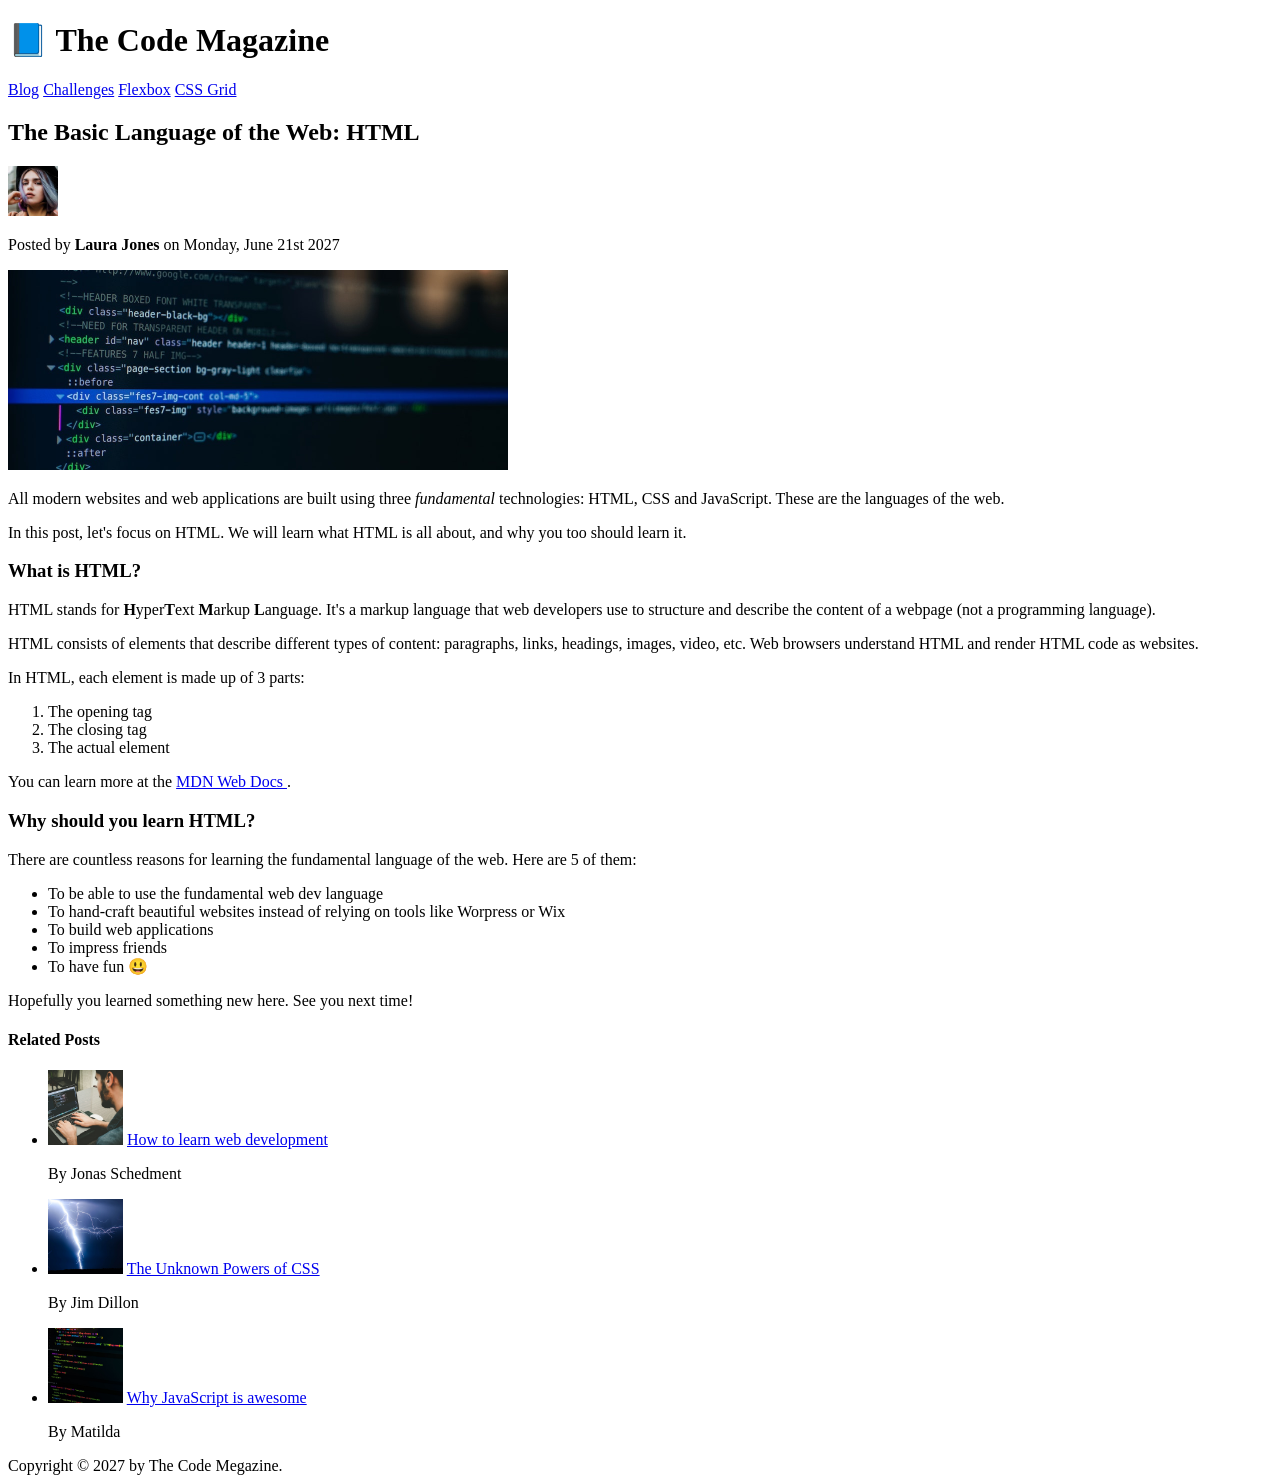
<file: 02-HTML-Fundamentals/index.html>
<!DOCTYPE html>
<html>
  <head lang="en">
    <meta charset="utf-8" />
    <title>The Basic Language of the web: HTML</title>
  </head>
  <body>
    <header>
      <h1>📘 The Code Magazine</h1>

      <nav>
        <a href="blog.html">Blog</a>
        <a href="#">Challenges</a>
        <a href="#">Flexbox</a>
        <a href="#">CSS Grid</a>
      </nav>
    </header>

    <article>
      <header>
        <h2>The Basic Language of the Web: HTML</h2>

        <img
          src="img/laura-jones.jpg"
          alt="Headshot of Laura Jones"
          width="50"
          height="50"
        />
        <p>Posted by <strong>Laura Jones</strong> on Monday, June 21st 2027</p>
        <img
          src="img/post-img.jpg"
          alt="HTML code on a screen"
          width="500"
          height="200"
        />
      </header>
      <p>
        All modern websites and web applications are built using three
        <em>fundamental</em>
        technologies: HTML, CSS and JavaScript. These are the languages of the
        web.
      </p>
      <p>
        In this post, let's focus on HTML. We will learn what HTML is all about,
        and why you too should learn it.
      </p>

      <h3>What is HTML?</h3>
      <p>
        HTML stands for <strong>H</strong>yper<strong>T</strong>ext
        <strong>M</strong>arkup <strong>L</strong>anguage. It's a markup
        language that web developers use to structure and describe the content
        of a webpage (not a programming language).
      </p>
      <p>
        HTML consists of elements that describe different types of content:
        paragraphs, links, headings, images, video, etc. Web browsers understand
        HTML and render HTML code as websites.
      </p>
      <p>In HTML, each element is made up of 3 parts:</p>

      <ol>
        <li>The opening tag</li>
        <li>The closing tag</li>
        <li>The actual element</li>
      </ol>
      <p>
        You can learn more at the
        <a
          href="https://developer.mozilla.org/en-US/docs/Web/HTML"
          target="_blank"
          >MDN Web Docs </a
        >.
      </p>

      <h3>Why should you learn HTML?</h3>
      <p>
        There are countless reasons for learning the fundamental language of the
        web. Here are 5 of them:
      </p>

      <ul>
        <li>To be able to use the fundamental web dev language</li>
        <li>
          To hand-craft beautiful websites instead of relying on tools like
          Worpress or Wix
        </li>
        <li>To build web applications</li>
        <li>To impress friends</li>
        <li>To have fun 😃</li>
      </ul>

      <p>Hopefully you learned something new here. See you next time!</p>
    </article>

    <aside>
      <h4>Related Posts</h4>

      <ul>
        <li>
          <img
            src="./img/related-1.jpg"
            alt="Person Programming"
            width="75"
            height="75"
          />
          <a href="#">How to learn web development</a>
          <p>By Jonas Schedment</p>
        </li>
        <li>
          <img
            src="./img/related-2.jpg"
            alt="Lighting"
            width="75"
            height="75"
          />
          <a href="#">The Unknown Powers of CSS</a>
          <p>By Jim Dillon</p>
        </li>
        <li>
          <img
            src="./img/related-3.jpg"
            alt="JavaScript code on a screen"
            width="75"
            height="75"
          />
          <a href="#">Why JavaScript is awesome</a>
          <p>By Matilda</p>
        </li>
      </ul>
    </aside>

    <footer>Copyright &copy; 2027 by The Code Megazine.</footer>
  </body>
</html>
</file>
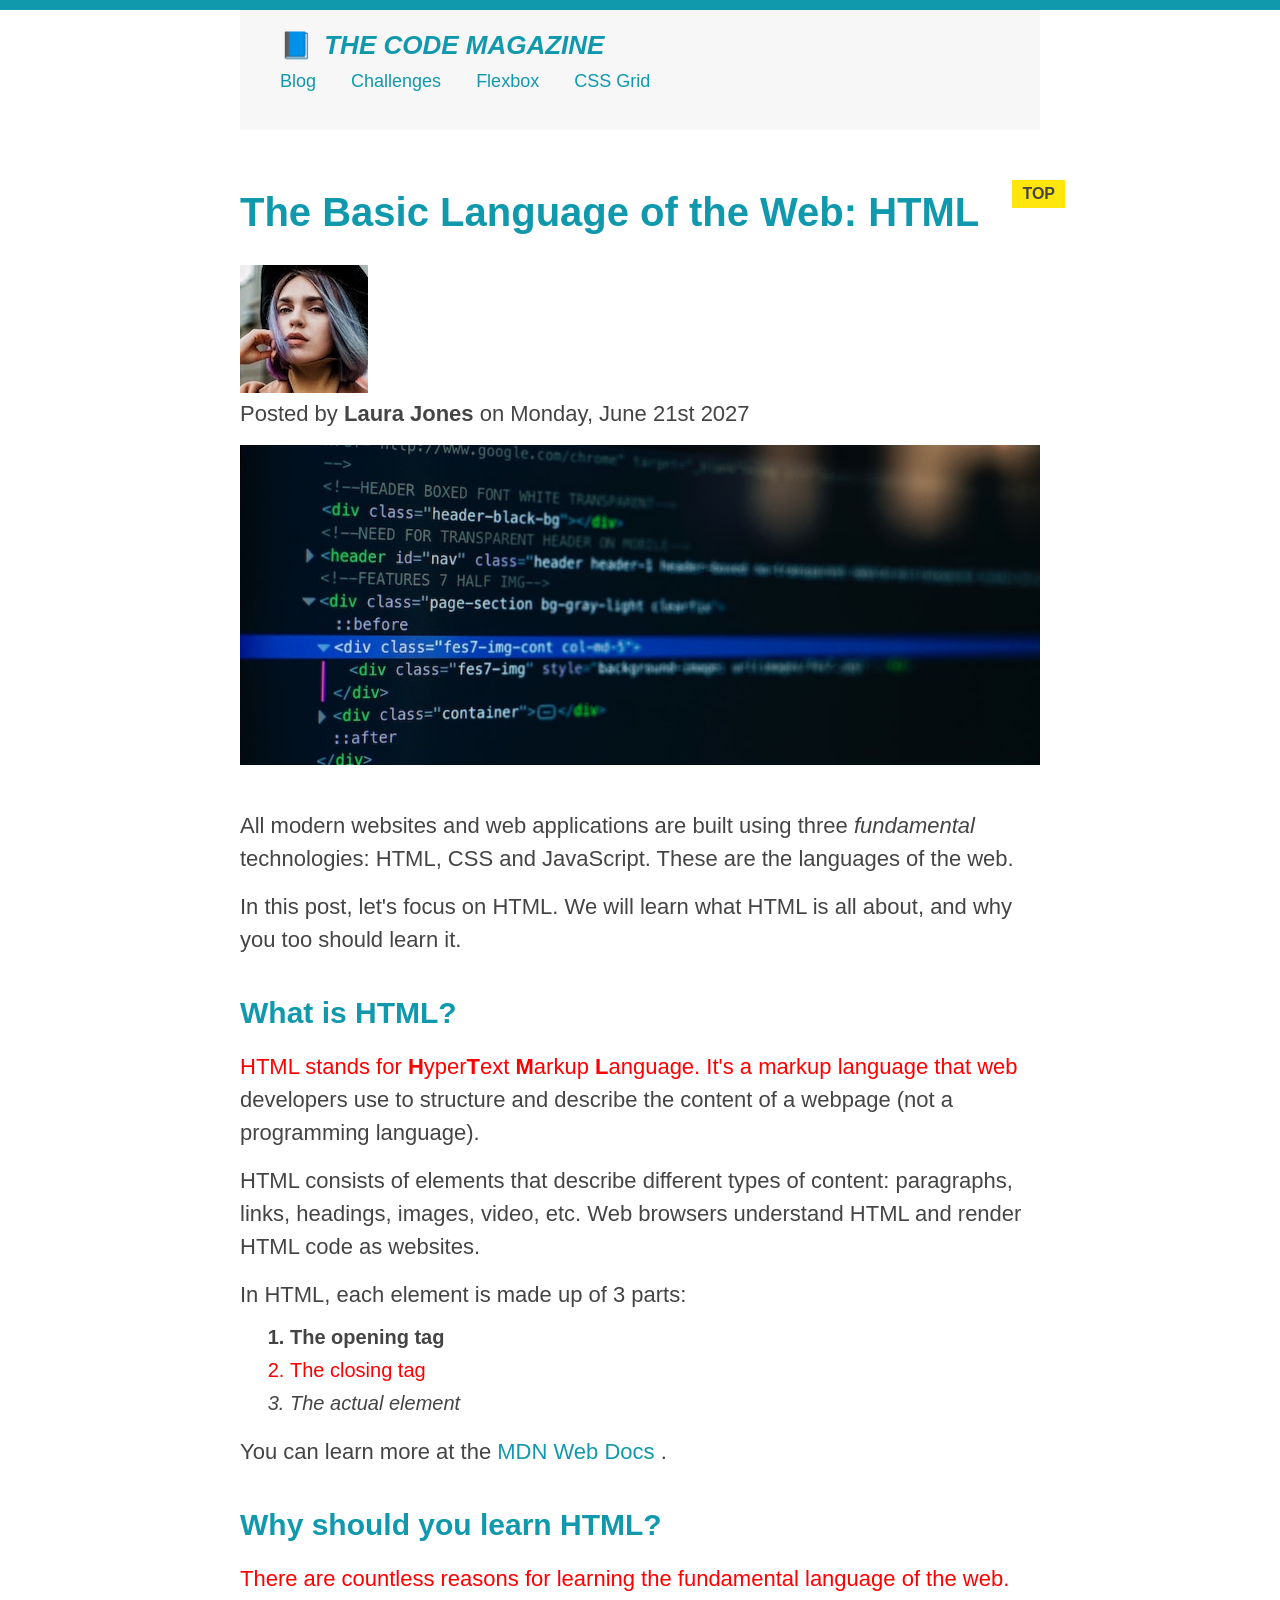
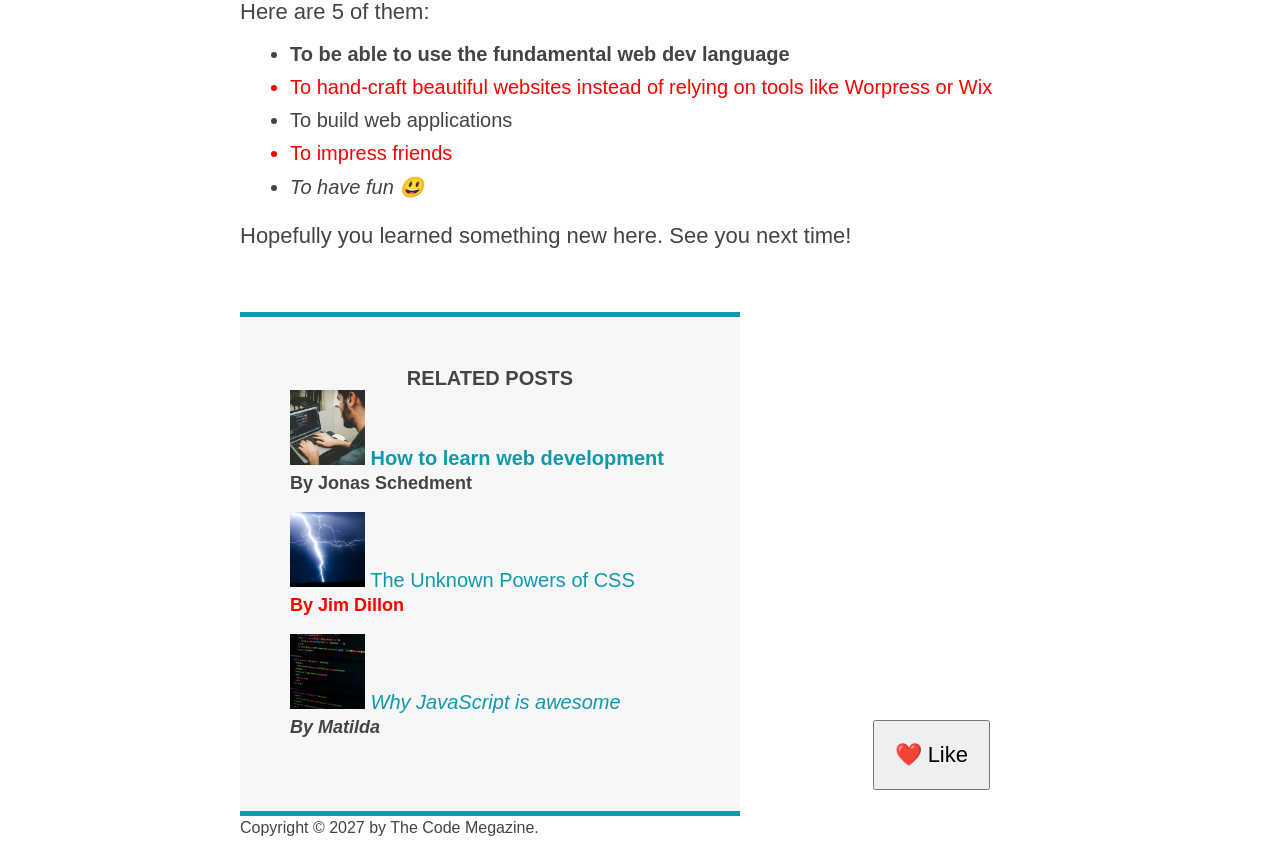
<file: 03-CSS-Fundamentals/index.html>
<!DOCTYPE html>
<html>
  <head lang="en">
    <meta charset="utf-8" />
    <link rel="stylesheet" href="style.css" />
    <title>The Basic Language of the web: HTML</title>
  </head>
  <body>
    <div class="container">
      <header class="main-header">
        <h1>📘 The Code Magazine</h1>

        <nav>
          <a href="blog.html">Blog</a>
          <a href="#">Challenges</a>
          <a href="#">Flexbox</a>
          <a href="#">CSS Grid</a>
        </nav>

        <button>❤️ Like</button>
      </header>

      <article>
        <header class="post-header">
          <h2>The Basic Language of the Web: HTML</h2>

          <img src="img/laura-jones.jpg" alt="Headshot of Laura Jones" />
          <p>
            Posted by <strong>Laura Jones</strong> on Monday, June 21st 2027
          </p>
          <img
            class="post-img"
            src="img/post-img.jpg"
            alt="HTML code on a screen"
          />
        </header>
        <p>
          All modern websites and web applications are built using three
          <em>fundamental</em>
          technologies: HTML, CSS and JavaScript. These are the languages of the
          web.
        </p>
        <p>
          In this post, let's focus on HTML. We will learn what HTML is all
          about, and why you too should learn it.
        </p>

        <h3>What is HTML?</h3>
        <p>
          HTML stands for <strong>H</strong>yper<strong>T</strong>ext
          <strong>M</strong>arkup <strong>L</strong>anguage. It's a markup
          language that web developers use to structure and describe the content
          of a webpage (not a programming language).
        </p>
        <p>
          HTML consists of elements that describe different types of content:
          paragraphs, links, headings, images, video, etc. Web browsers
          understand HTML and render HTML code as websites.
        </p>
        <p>In HTML, each element is made up of 3 parts:</p>

        <ol>
          <li>The opening tag</li>
          <li>The closing tag</li>
          <li>The actual element</li>
        </ol>
        <p>
          You can learn more at the
          <a
            href="https://developer.mozilla.org/en-US/docs/Web/HTML"
            target="_blank"
            >MDN Web Docs </a
          >.
        </p>

        <h3>Why should you learn HTML?</h3>
        <p>
          There are countless reasons for learning the fundamental language of
          the web. Here are 5 of them:
        </p>

        <ul>
          <li>To be able to use the fundamental web dev language</li>
          <li>
            To hand-craft beautiful websites instead of relying on tools like
            Worpress or Wix
          </li>
          <li>To build web applications</li>
          <li>To impress friends</li>
          <li>To have fun 😃</li>
        </ul>

        <p>Hopefully you learned something new here. See you next time!</p>
      </article>

      <aside>
        <h4>Related Posts</h4>

        <ul class="related-posts">
          <li>
            <img
              src="./img/related-1.jpg"
              alt="Person Programming"
              width="75"
              height="75"
            />
            <a href="#">How to learn web development</a>
            <p class="related-author">By Jonas Schedment</p>
          </li>
          <li>
            <img
              src="./img/related-2.jpg"
              alt="Lighting"
              width="75"
              height="75"
            />
            <a href="#">The Unknown Powers of CSS</a>
            <p class="related-author">By Jim Dillon</p>
          </li>
          <li>
            <img
              src="./img/related-3.jpg"
              alt="JavaScript code on a screen"
              width="75"
              height="75"
            />
            <a href="#">Why JavaScript is awesome</a>
            <p class="related-author">By Matilda</p>
          </li>
        </ul>
      </aside>

      <footer><p>Copyright &copy; 2027 by The Code Megazine.</p></footer>
    </div>
  </body>
</html>
</file>
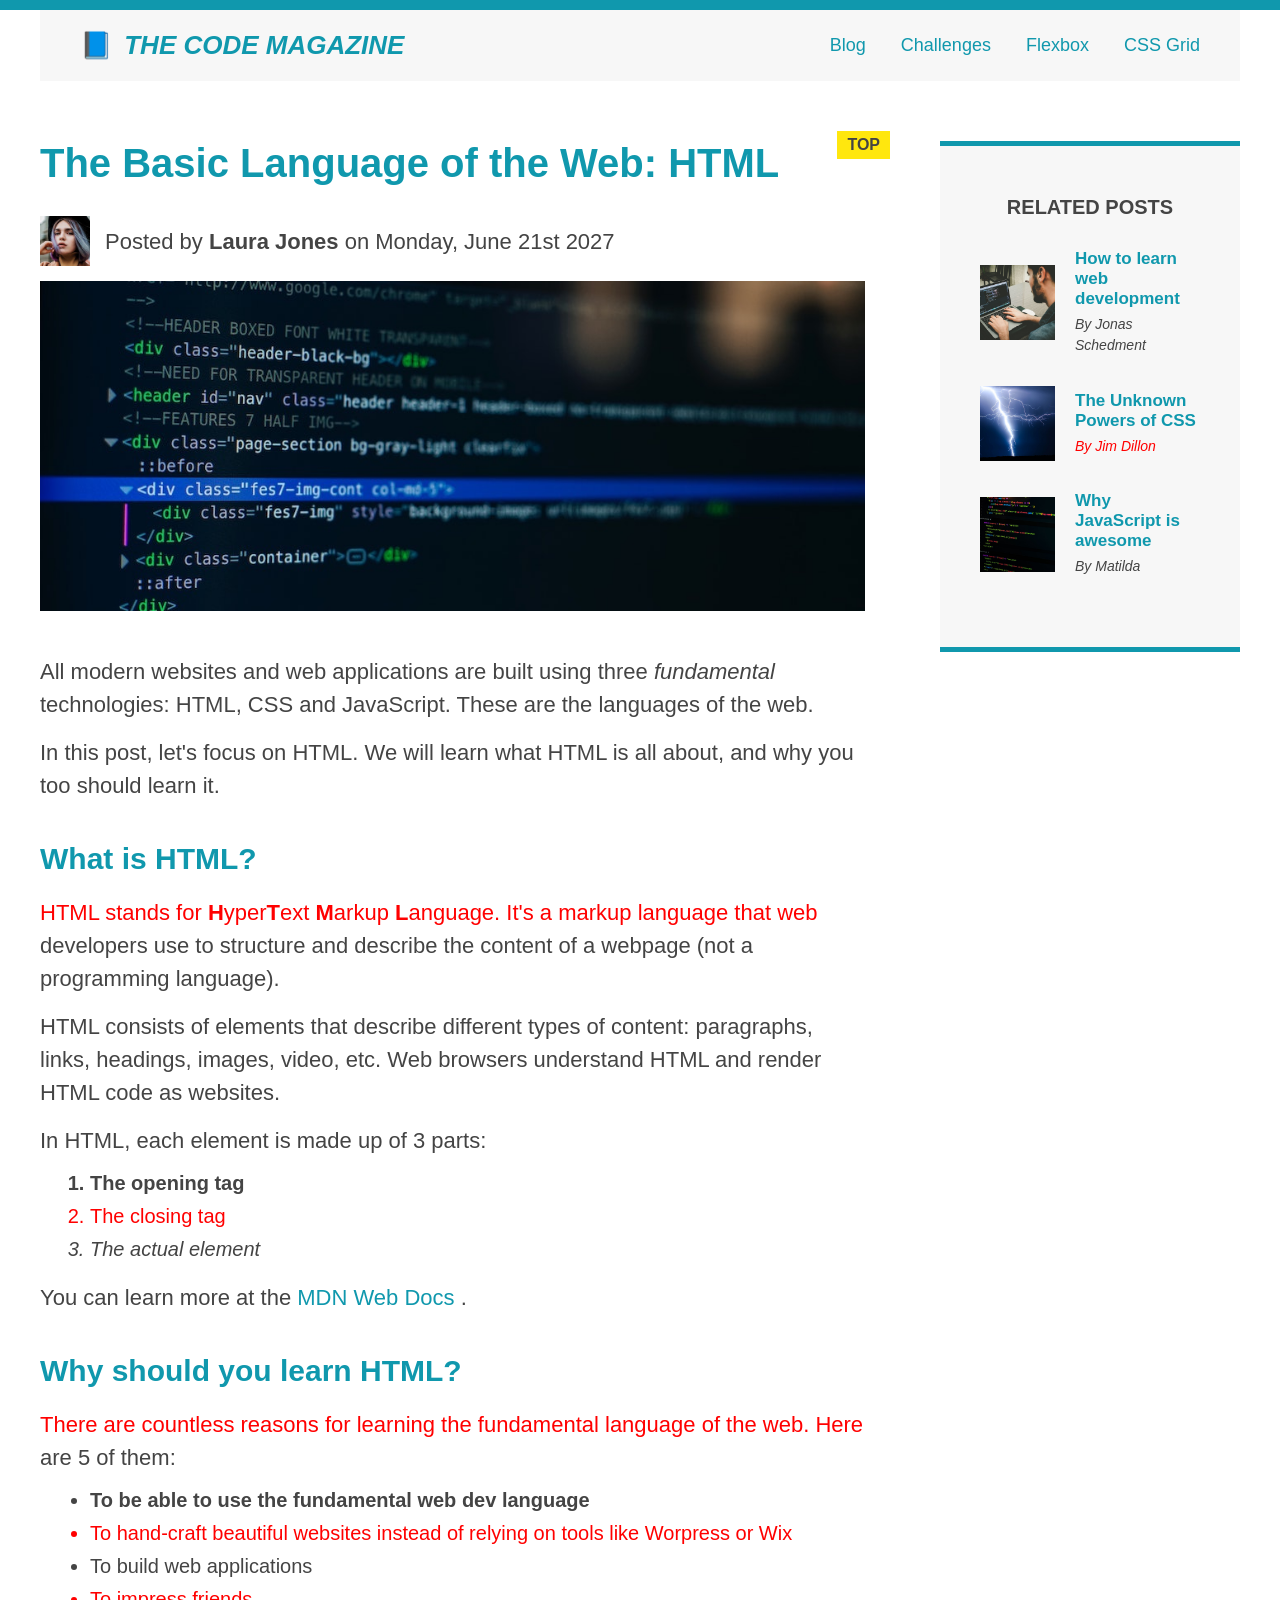
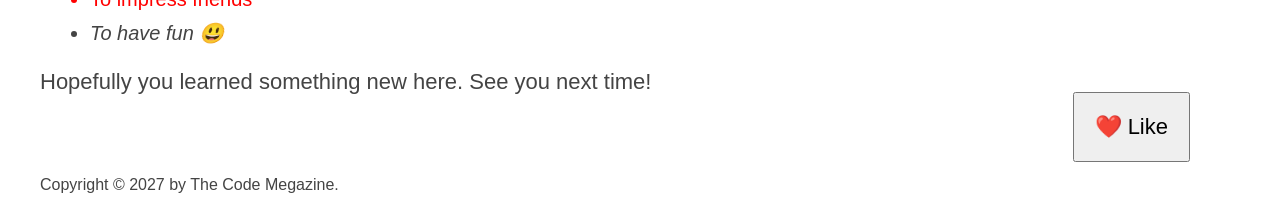
<file: 04-CSS-Layouts/index.html>
<!DOCTYPE html>
<html>
  <head lang="en">
    <meta charset="utf-8" />
    <link rel="stylesheet" href="style.css" />
    <title>The Basic Language of the web: HTML</title>
  </head>
  <body>
    <div class="container">
      <header class="main-header clearfix">
        <h1>📘 The Code Magazine</h1>

        <nav>
          <a href="blog.html">Blog</a>
          <a href="#">Challenges</a>
          <a href="flexbox.html">Flexbox</a>
          <a href="css-grid.html">CSS Grid</a>
        </nav>
      </header>
      <button>❤️ Like</button>

      <!--<div class="row">-->

      <article>
        <header class="post-header">
          <h2>The Basic Language of the Web: HTML</h2>

          <div class="author-box">
            <img
              class="author-img"
              src="img/laura-jones.jpg"
              alt="Headshot of Laura Jones"
            />
            <p class="author">
              Posted by <strong>Laura Jones</strong> on Monday, June 21st 2027
            </p>
          </div>

          <img
            class="post-img"
            src="img/post-img.jpg"
            alt="HTML code on a screen"
          />
        </header>
        <p>
          All modern websites and web applications are built using three
          <em>fundamental</em>
          technologies: HTML, CSS and JavaScript. These are the languages of the
          web.
        </p>
        <p>
          In this post, let's focus on HTML. We will learn what HTML is all
          about, and why you too should learn it.
        </p>

        <h3>What is HTML?</h3>
        <p>
          HTML stands for <strong>H</strong>yper<strong>T</strong>ext
          <strong>M</strong>arkup <strong>L</strong>anguage. It's a markup
          language that web developers use to structure and describe the content
          of a webpage (not a programming language).
        </p>
        <p>
          HTML consists of elements that describe different types of content:
          paragraphs, links, headings, images, video, etc. Web browsers
          understand HTML and render HTML code as websites.
        </p>
        <p>In HTML, each element is made up of 3 parts:</p>

        <ol>
          <li>The opening tag</li>
          <li>The closing tag</li>
          <li>The actual element</li>
        </ol>
        <p>
          You can learn more at the
          <a
            href="https://developer.mozilla.org/en-US/docs/Web/HTML"
            target="_blank"
            >MDN Web Docs </a
          >.
        </p>

        <h3>Why should you learn HTML?</h3>
        <p>
          There are countless reasons for learning the fundamental language of
          the web. Here are 5 of them:
        </p>

        <ul>
          <li>To be able to use the fundamental web dev language</li>
          <li>
            To hand-craft beautiful websites instead of relying on tools like
            Worpress or Wix
          </li>
          <li>To build web applications</li>
          <li>To impress friends</li>
          <li>To have fun 😃</li>
        </ul>

        <p>Hopefully you learned something new here. See you next time!</p>
      </article>

      <aside>
        <h4>Related Posts</h4>

        <ul class="related-posts">
          <li class="related-post">
            <img
              src="./img/related-1.jpg"
              alt="Person Programming"
              width="75"
              height="75"
            />
            <div>
              <a href="#" class="related-link">How to learn web development</a>
              <p class="related-author">By Jonas Schedment</p>
            </div>
          </li>
          <li class="related-post">
            <img
              src="./img/related-2.jpg"
              alt="Lighting"
              width="75"
              height="75"
            />
            <div>
              <a href="#" class="related-link">The Unknown Powers of CSS</a>
              <p class="related-author">By Jim Dillon</p>
            </div>
          </li>
          <li class="related-post">
            <img
              src="./img/related-3.jpg"
              alt="JavaScript code on a screen"
              width="75"
              height="75"
            />
            <div>
              <a href="#" class="related-link">Why JavaScript is awesome</a>
              <p class="related-author">By Matilda</p>
            </div>
          </li>
        </ul>
      </aside>
      <!--</div>-->

      <footer><p>Copyright &copy; 2027 by The Code Megazine.</p></footer>
    </div>
  </body>
</html>
</file>
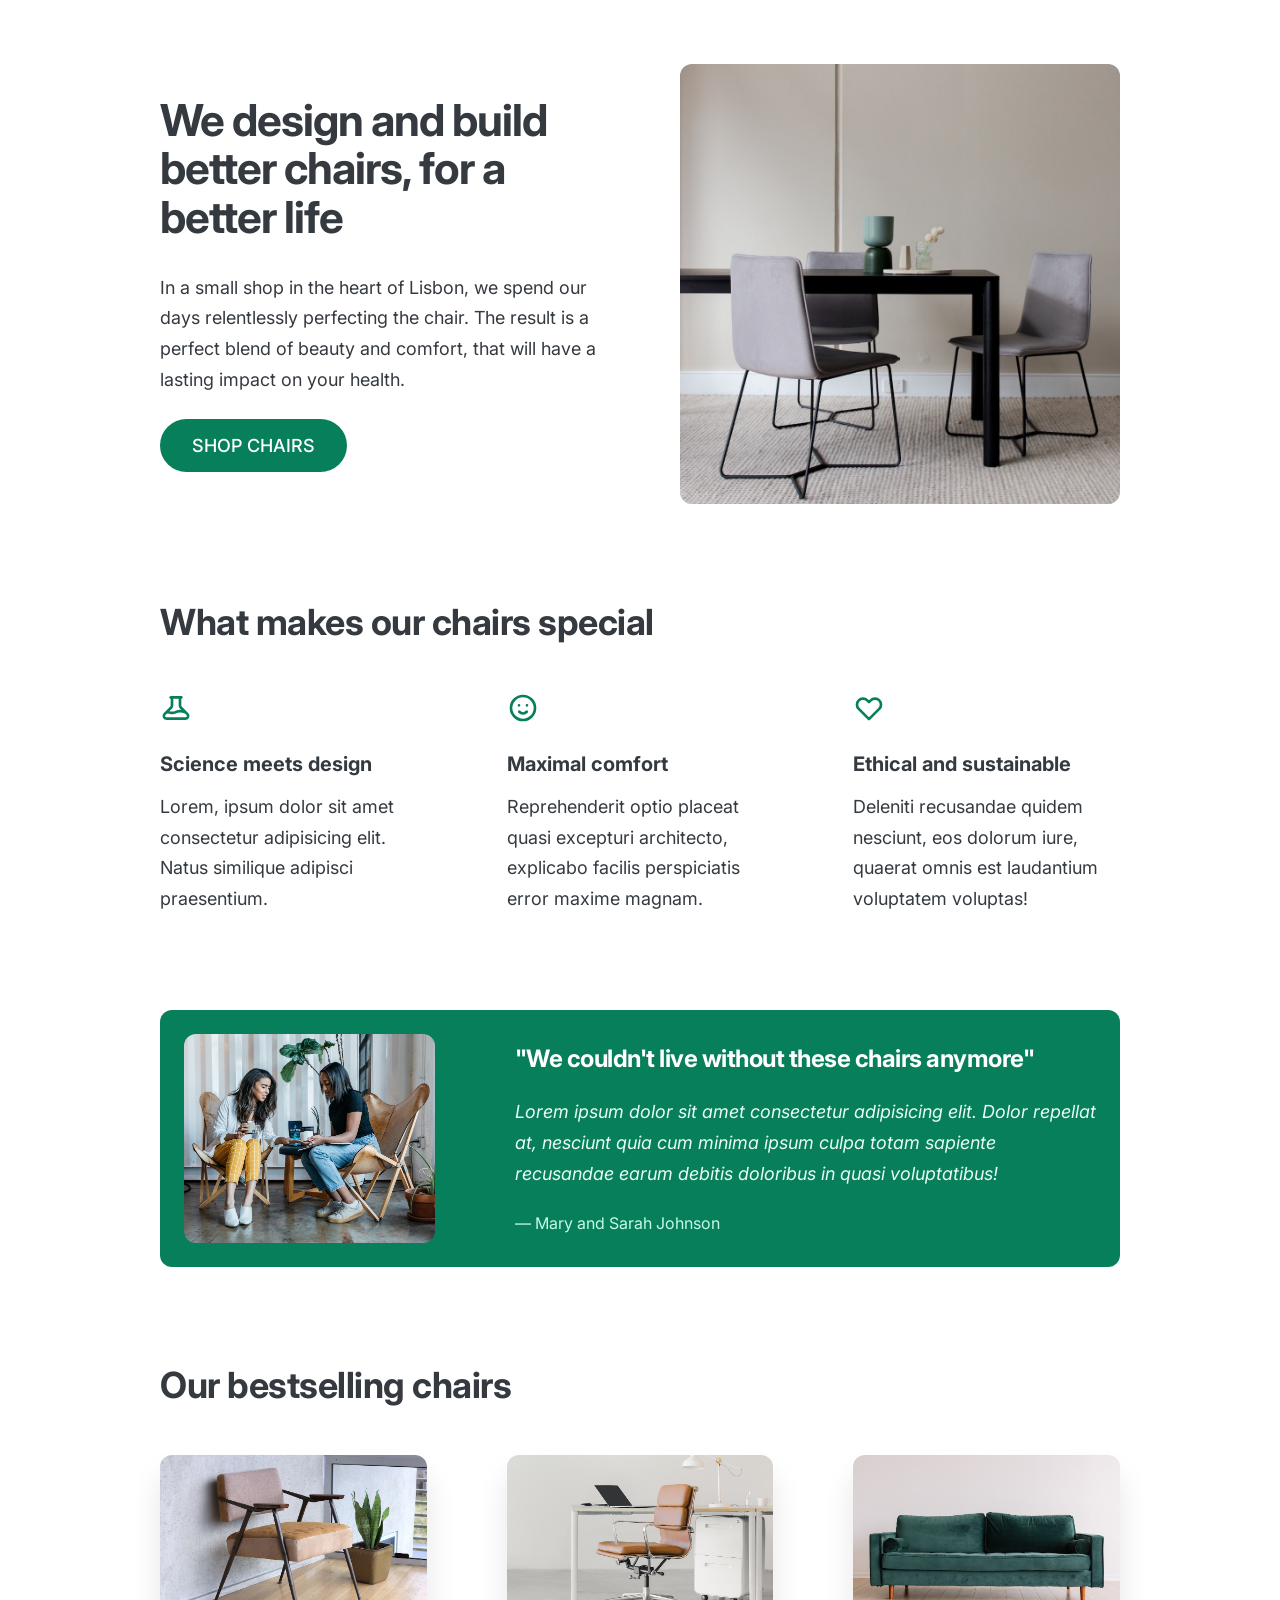
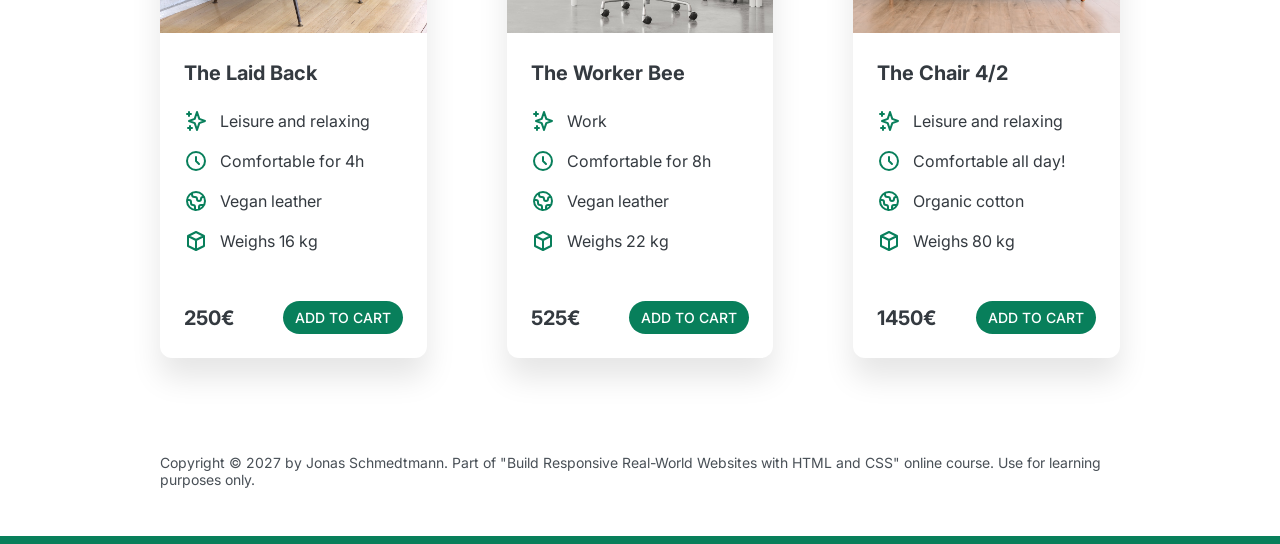
<file: 05-Design/index.html>
<!DOCTYPE html>
<html lang="en">
  <head>
    <meta charset="UTF-8" />
    <meta http-equiv="X-UA-Compatible" content="IE=edge" />
    <meta name="viewport" content="width=device-width, initial-scale=1.0" />

    <link rel="preconnect" href="https://fonts.googleapis.com" />
    <link rel="preconnect" href="https://fonts.gstatic.com" crossorigin />
    <link
      href="https://fonts.googleapis.com/css2?family=Arvo:wght@400;700&family=Inter:wght@400;500;700&display=swap"
      rel="stylesheet"
    />
    <link rel="stylesheet" href="style.css" />
    <title>Lisbon Chair Shop</title>
  </head>
  <body>
    <div class="container">
      <header>
        <div class="header-text-box">
          <h1>We design and build better chairs, for a better life</h1>
          <p class="header-text">
            In a small shop in the heart of Lisbon, we spend our days
            relentlessly perfecting the chair. The result is a perfect blend of
            beauty and comfort, that will have a lasting impact on your health.
          </p>
          <a class="btn btn--big" href="#">Shop chairs</a>
        </div>
        <img src="hero.jpg" alt="Photo" />
      </header>

      <section>
        <h2>What makes our chairs special</h2>
        <div class="grid-3-cols">
          <div>
            <svg
              xmlns="http://www.w3.org/2000/svg"
              class="features-icon"
              fill="none"
              viewBox="0 0 24 24"
              stroke="currentColor"
            >
              <path
                stroke-linecap="round"
                stroke-linejoin="round"
                stroke-width="2"
                d="M19.428 15.428a2 2 0 00-1.022-.547l-2.387-.477a6 6 0 00-3.86.517l-.318.158a6 6 0 01-3.86.517L6.05 15.21a2 2 0 00-1.806.547M8 4h8l-1 1v5.172a2 2 0 00.586 1.414l5 5c1.26 1.26.367 3.414-1.415 3.414H4.828c-1.782 0-2.674-2.154-1.414-3.414l5-5A2 2 0 009 10.172V5L8 4z"
              />
            </svg>
            <p class="features-title"><strong>Science meets design</strong></p>
            <p class="features-text">
              Lorem, ipsum dolor sit amet consectetur adipisicing elit. Natus
              similique adipisci praesentium.
            </p>
          </div>

          <div>
            <svg
              xmlns="http://www.w3.org/2000/svg"
              class="features-icon"
              fill="none"
              viewBox="0 0 24 24"
              stroke="currentColor"
            >
              <path
                stroke-linecap="round"
                stroke-linejoin="round"
                stroke-width="2"
                d="M14.828 14.828a4 4 0 01-5.656 0M9 10h.01M15 10h.01M21 12a9 9 0 11-18 0 9 9 0 0118 0z"
              />
            </svg>
            <p class="features-title">
              <strong>Maximal comfort</strong>
            </p>
            <p class="features-text">
              Reprehenderit optio placeat quasi excepturi architecto, explicabo
              facilis perspiciatis error maxime magnam.
            </p>
          </div>

          <div>
            <svg
              xmlns="http://www.w3.org/2000/svg"
              class="features-icon"
              fill="none"
              viewBox="0 0 24 24"
              stroke="currentColor"
            >
              <path
                stroke-linecap="round"
                stroke-linejoin="round"
                stroke-width="2"
                d="M4.318 6.318a4.5 4.5 0 000 6.364L12 20.364l7.682-7.682a4.5 4.5 0 00-6.364-6.364L12 7.636l-1.318-1.318a4.5 4.5 0 00-6.364 0z"
              />
            </svg>
            <p class="features-title">
              <strong>Ethical and sustainable</strong>
            </p>
            <p class="features-text">
              Deleniti recusandae quidem nesciunt, eos dolorum iure, quaerat
              omnis est laudantium voluptatem voluptas!
            </p>
          </div>
        </div>
      </section>

      <section class="testimonial-section">
        <div class="grid-3-cols">
          <img src="customers.jpg" alt="People sitting on chairs" />
          <div class="testimonial-box">
            <h2>"We couldn't live without these chairs anymore"</h2>
            <blockquote class="testimonial-text">
              Lorem ipsum dolor sit amet consectetur adipisicing elit. Dolor
              repellat at, nesciunt quia cum minima ipsum culpa totam sapiente
              recusandae earum debitis doloribus in quasi voluptatibus!
            </blockquote>
            <p class="testimonial-author">&mdash; Mary and Sarah Johnson</p>
          </div>
        </div>
      </section>

      <section>
        <h2>Our bestselling chairs</h2>
        <div class="grid-3-cols">
          <figure class="chair">
            <img src="chair-1.jpg" alt="Chair" />
            <div class="chair-box">
              <h3>The Laid Back</h3>
              <ul class="chair-details">
                <li>
                  <!-- Span is a generic INLINE text element, it doesn't have any meaning. It's like a div element, but inline -->
                  <svg
                    xmlns="http://www.w3.org/2000/svg"
                    class="chair-icon"
                    fill="none"
                    viewBox="0 0 24 24"
                    stroke="currentColor"
                  >
                    <path
                      stroke-linecap="round"
                      stroke-linejoin="round"
                      stroke-width="2"
                      d="M5 3v4M3 5h4M6 17v4m-2-2h4m5-16l2.286 6.857L21 12l-5.714 2.143L13 21l-2.286-6.857L5 12l5.714-2.143L13 3z"
                    />
                  </svg>

                  <span>Leisure and relaxing</span>
                </li>
                <li>
                  <svg
                    xmlns="http://www.w3.org/2000/svg"
                    class="chair-icon"
                    fill="none"
                    viewBox="0 0 24 24"
                    stroke="currentColor"
                  >
                    <path
                      stroke-linecap="round"
                      stroke-linejoin="round"
                      stroke-width="2"
                      d="M12 8v4l3 3m6-3a9 9 0 11-18 0 9 9 0 0118 0z"
                    />
                  </svg>
                  <span>Comfortable for 4h</span>
                </li>
                <li>
                  <svg
                    xmlns="http://www.w3.org/2000/svg"
                    class="chair-icon"
                    fill="none"
                    viewBox="0 0 24 24"
                    stroke="currentColor"
                  >
                    <path
                      stroke-linecap="round"
                      stroke-linejoin="round"
                      stroke-width="2"
                      d="M3.055 11H5a2 2 0 012 2v1a2 2 0 002 2 2 2 0 012 2v2.945M8 3.935V5.5A2.5 2.5 0 0010.5 8h.5a2 2 0 012 2 2 2 0 104 0 2 2 0 012-2h1.064M15 20.488V18a2 2 0 012-2h3.064M21 12a9 9 0 11-18 0 9 9 0 0118 0z"
                    />
                  </svg>
                  <span>Vegan leather</span>
                </li>
                <li>
                  <svg
                    xmlns="http://www.w3.org/2000/svg"
                    class="chair-icon"
                    fill="none"
                    viewBox="0 0 24 24"
                    stroke="currentColor"
                  >
                    <path
                      stroke-linecap="round"
                      stroke-linejoin="round"
                      stroke-width="2"
                      d="M20 7l-8-4-8 4m16 0l-8 4m8-4v10l-8 4m0-10L4 7m8 4v10M4 7v10l8 4"
                    />
                  </svg>
                  <span>Weighs 16 kg</span>
                </li>
              </ul>
              <div class="chair-price">
                <strong>250€</strong>
                <a href="#" class="btn btn--small">Add to cart</a>
              </div>
            </div>
          </figure>

          <figure class="chair">
            <img src="chair-2.jpg" alt="Chair" />
            <div class="chair-box">
              <h3>The Worker Bee</h3>
              <ul class="chair-details">
                <li>
                  <svg
                    xmlns="http://www.w3.org/2000/svg"
                    class="chair-icon"
                    fill="none"
                    viewBox="0 0 24 24"
                    stroke="currentColor"
                  >
                    <path
                      stroke-linecap="round"
                      stroke-linejoin="round"
                      stroke-width="2"
                      d="M5 3v4M3 5h4M6 17v4m-2-2h4m5-16l2.286 6.857L21 12l-5.714 2.143L13 21l-2.286-6.857L5 12l5.714-2.143L13 3z"
                    />
                  </svg>
                  <span>Work</span>
                </li>
                <li>
                  <svg
                    xmlns="http://www.w3.org/2000/svg"
                    class="chair-icon"
                    fill="none"
                    viewBox="0 0 24 24"
                    stroke="currentColor"
                  >
                    <path
                      stroke-linecap="round"
                      stroke-linejoin="round"
                      stroke-width="2"
                      d="M12 8v4l3 3m6-3a9 9 0 11-18 0 9 9 0 0118 0z"
                    />
                  </svg>
                  <span>Comfortable for 8h</span>
                </li>
                <li>
                  <svg
                    xmlns="http://www.w3.org/2000/svg"
                    class="chair-icon"
                    fill="none"
                    viewBox="0 0 24 24"
                    stroke="currentColor"
                  >
                    <path
                      stroke-linecap="round"
                      stroke-linejoin="round"
                      stroke-width="2"
                      d="M3.055 11H5a2 2 0 012 2v1a2 2 0 002 2 2 2 0 012 2v2.945M8 3.935V5.5A2.5 2.5 0 0010.5 8h.5a2 2 0 012 2 2 2 0 104 0 2 2 0 012-2h1.064M15 20.488V18a2 2 0 012-2h3.064M21 12a9 9 0 11-18 0 9 9 0 0118 0z"
                    />
                  </svg>
                  <span>Vegan leather</span>
                </li>
                <li>
                  <svg
                    xmlns="http://www.w3.org/2000/svg"
                    class="chair-icon"
                    fill="none"
                    viewBox="0 0 24 24"
                    stroke="currentColor"
                  >
                    <path
                      stroke-linecap="round"
                      stroke-linejoin="round"
                      stroke-width="2"
                      d="M20 7l-8-4-8 4m16 0l-8 4m8-4v10l-8 4m0-10L4 7m8 4v10M4 7v10l8 4"
                    />
                  </svg>
                  <span>Weighs 22 kg</span>
                </li>
              </ul>
              <div class="chair-price">
                <strong>525€</strong>
                <a href="#" class="btn btn--small">Add to cart</a>
              </div>
            </div>
          </figure>

          <figure class="chair">
            <img src="chair-3.jpg" alt="Chair" />
            <div class="chair-box">
              <h3>The Chair 4/2</h3>
              <ul class="chair-details">
                <li>
                  <svg
                    xmlns="http://www.w3.org/2000/svg"
                    class="chair-icon"
                    fill="none"
                    viewBox="0 0 24 24"
                    stroke="currentColor"
                  >
                    <path
                      stroke-linecap="round"
                      stroke-linejoin="round"
                      stroke-width="2"
                      d="M5 3v4M3 5h4M6 17v4m-2-2h4m5-16l2.286 6.857L21 12l-5.714 2.143L13 21l-2.286-6.857L5 12l5.714-2.143L13 3z"
                    />
                  </svg>
                  <span>Leisure and relaxing</span>
                </li>
                <li>
                  <svg
                    xmlns="http://www.w3.org/2000/svg"
                    class="chair-icon"
                    fill="none"
                    viewBox="0 0 24 24"
                    stroke="currentColor"
                  >
                    <path
                      stroke-linecap="round"
                      stroke-linejoin="round"
                      stroke-width="2"
                      d="M12 8v4l3 3m6-3a9 9 0 11-18 0 9 9 0 0118 0z"
                    />
                  </svg>
                  <span>Comfortable all day!</span>
                </li>
                <li>
                  <svg
                    xmlns="http://www.w3.org/2000/svg"
                    class="chair-icon"
                    fill="none"
                    viewBox="0 0 24 24"
                    stroke="currentColor"
                  >
                    <path
                      stroke-linecap="round"
                      stroke-linejoin="round"
                      stroke-width="2"
                      d="M3.055 11H5a2 2 0 012 2v1a2 2 0 002 2 2 2 0 012 2v2.945M8 3.935V5.5A2.5 2.5 0 0010.5 8h.5a2 2 0 012 2 2 2 0 104 0 2 2 0 012-2h1.064M15 20.488V18a2 2 0 012-2h3.064M21 12a9 9 0 11-18 0 9 9 0 0118 0z"
                    />
                  </svg>
                  <span>Organic cotton</span>
                </li>
                <li>
                  <svg
                    xmlns="http://www.w3.org/2000/svg"
                    class="chair-icon"
                    fill="none"
                    viewBox="0 0 24 24"
                    stroke="currentColor"
                  >
                    <path
                      stroke-linecap="round"
                      stroke-linejoin="round"
                      stroke-width="2"
                      d="M20 7l-8-4-8 4m16 0l-8 4m8-4v10l-8 4m0-10L4 7m8 4v10M4 7v10l8 4"
                    />
                  </svg>
                  <span>Weighs 80 kg</span>
                </li>
              </ul>
              <div class="chair-price">
                <strong>1450€</strong>
                <a href="#" class="btn btn--small">Add to cart</a>
              </div>
            </div>
          </figure>
        </div>
      </section>

      <footer>
        Copyright &copy; 2027 by Jonas Schmedtmann. Part of "Build Responsive
        Real-World Websites with HTML and CSS" online course. Use for learning
        purposes only.
      </footer>
    </div>
  </body>
</html>
</file>
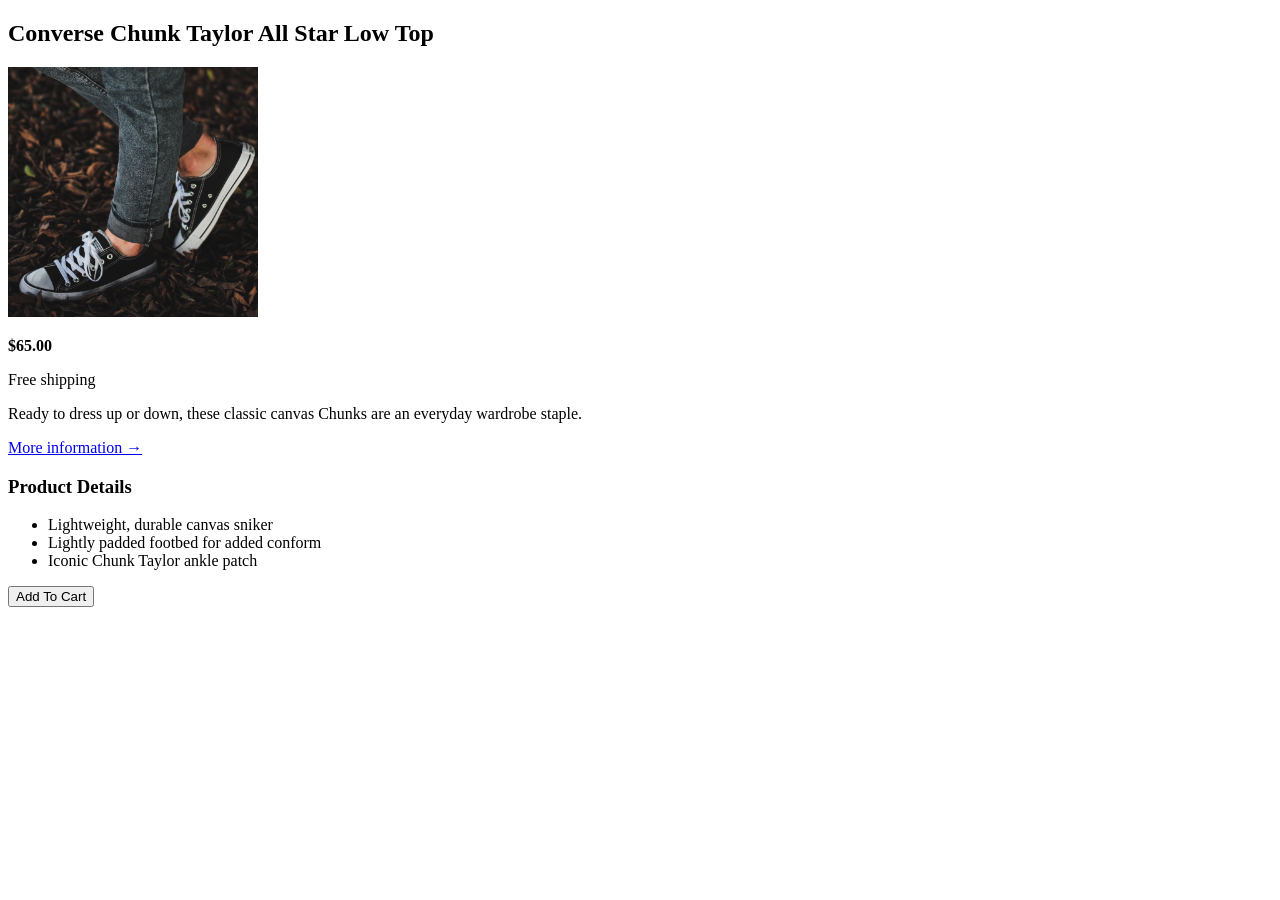
<file: 02-HTML-Fundamentals/converse.html>
<!DOCTYPE html>
<html lang="en">
  <head>
    <meta charset="UTF-8" />
    <title>Converse component</title>
  </head>
  <body>
    <article>
      <h2>Converse Chunk Taylor All Star Low Top</h2>
      <img
        src="challenges.jpg"
        alt="Converse Picture"
        width="250"
        height="250"
      />
      <p>
        <strong>$65.00</strong>
      </p>
      <p>Free shipping</p>
      <p>
        Ready to dress up or down, these classic canvas Chunks are an everyday
        wardrobe staple.
      </p>
      <a href="#">More information &rarr;</a>

      <h3>Product Details</h3>
      <ul>
        <li>Lightweight, durable canvas sniker</li>
        <li>Lightly padded footbed for added conform</li>
        <li>Iconic Chunk Taylor ankle patch</li>
      </ul>

      <button>Add To Cart</button>
    </article>
  </body>
</html>
</file>
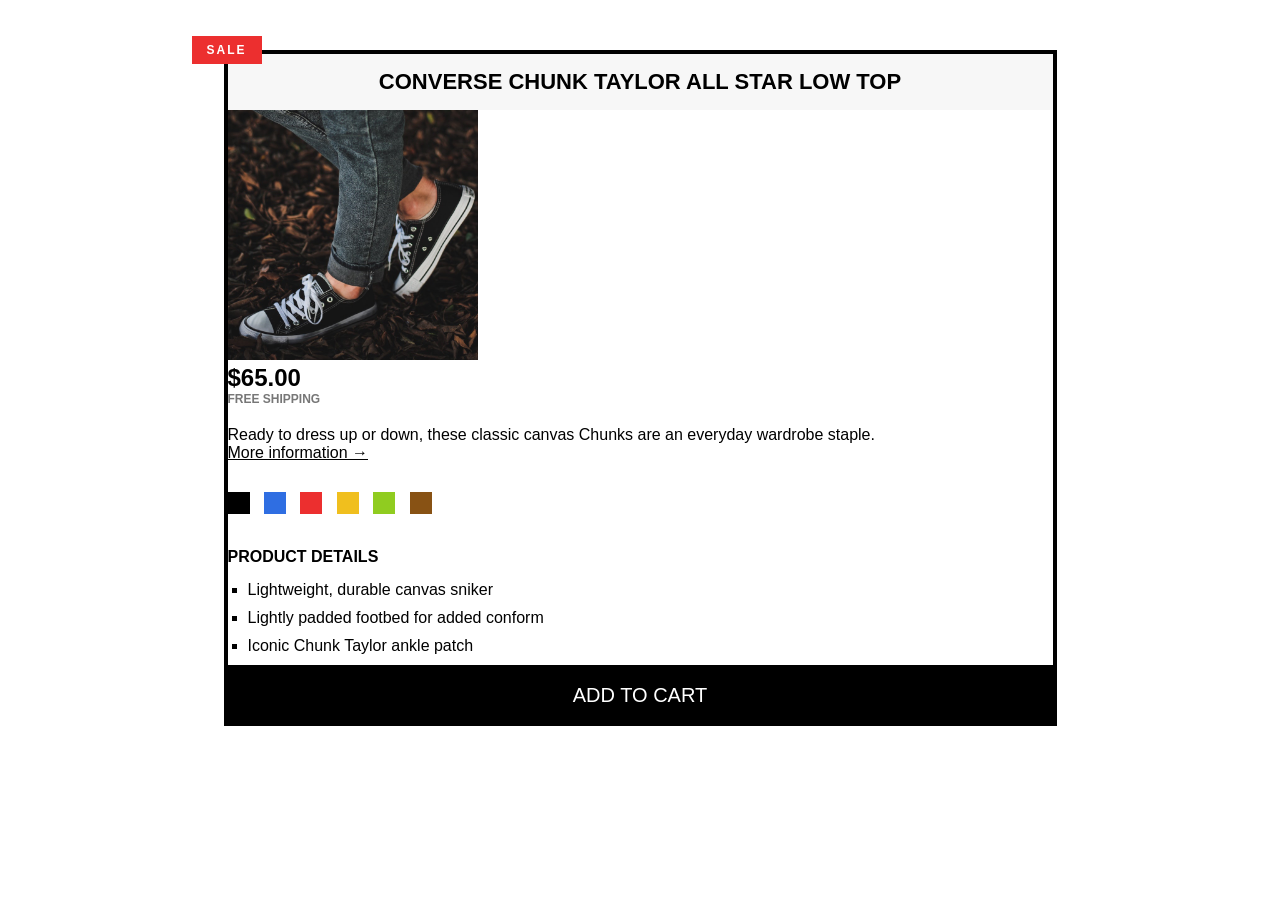
<file: 03-CSS-Fundamentals/converse.html>
<!DOCTYPE html>
<html lang="en">
  <head>
    <meta charset="UTF-8" />
    <link rel="stylesheet" href="converse.css" />
    <title>Converse component</title>
  </head>
  <body>
    <article class="product">
      <div class="sale">SALE</div>
      <h2 class="product-title">Converse Chunk Taylor All Star Low Top</h2>
      <img
        src="challenges.jpg"
        alt="Converse Picture"
        width="250"
        height="250"
      />
      <p class="price">
        <strong>$65.00</strong>
      </p>
      <p class="shipping">Free shipping</p>
      <p>
        Ready to dress up or down, these classic canvas Chunks are an everyday
        wardrobe staple.
      </p>
      <a class="more-info" href="#">More information &rarr;</a>

      <div>
        <div class="box black"></div>
        <div class="box blue"></div>
        <div class="box red"></div>
        <div class="box yellow"></div>
        <div class="box green"></div>
        <div class="box brown"></div>
      </div>

      <h3 class="details-title">Product Details</h3>
      <ul class="details-list">
        <li>Lightweight, durable canvas sniker</li>
        <li>Lightly padded footbed for added conform</li>
        <li>Iconic Chunk Taylor ankle patch</li>
      </ul>

      <button class="add-cart">Add To Cart</button>
    </article>
  </body>
</html>
</file>
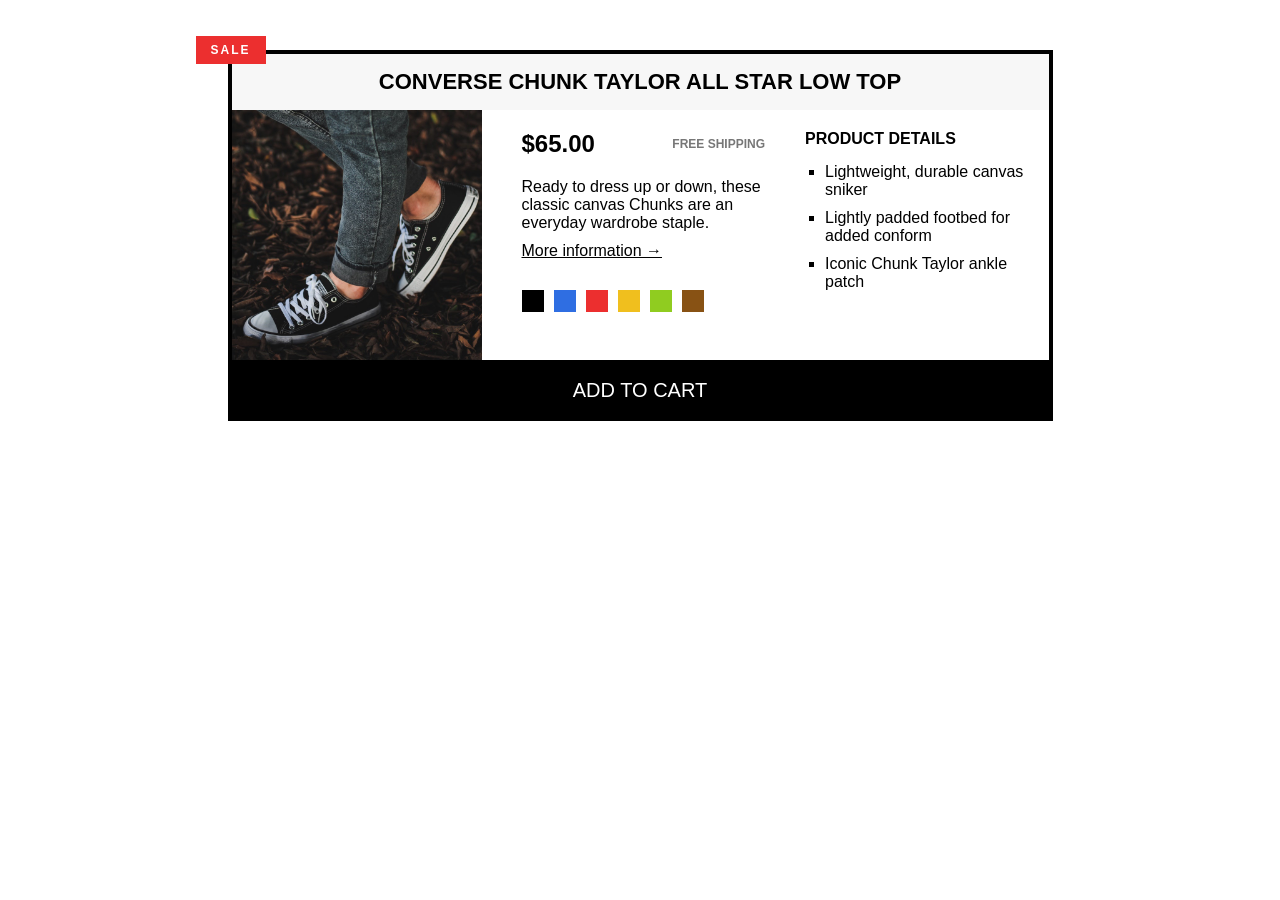
<file: 04-CSS-Layouts/converse.html>
<!DOCTYPE html>
<html lang="en">
  <head>
    <meta charset="UTF-8" />
    <link rel="stylesheet" href="converse.css" />
    <title>Converse component</title>
  </head>
  <body>
    <article class="product">
      <div class="sale">SALE</div>
      <h2 class="product-title">Converse Chunk Taylor All Star Low Top</h2>
      <img class="product-img" src="challenges.jpg" alt="Converse Picture" />

      <div class="product-info">
        <div class="price-container">
          <p class="price">
            <strong>$65.00</strong>
          </p>
          <p class="shipping">Free shipping</p>
        </div>
        <p class="product-description">
          Ready to dress up or down, these classic canvas Chunks are an everyday
          wardrobe staple.
        </p>
        <a class="more-info" href="#">More information &rarr;</a>

        <div class="colors">
          <div class="box black"></div>
          <div class="box blue"></div>
          <div class="box red"></div>
          <div class="box yellow"></div>
          <div class="box green"></div>
          <div class="box brown"></div>
        </div>
      </div>

      <div class="product-details">
        <h3 class="details-title">Product Details</h3>
        <ul class="details-list">
          <li>Lightweight, durable canvas sniker</li>
          <li>Lightly padded footbed for added conform</li>
          <li>Iconic Chunk Taylor ankle patch</li>
        </ul>
      </div>

      <button class="add-cart">Add To Cart</button>
    </article>
  </body>
</html>
</file>
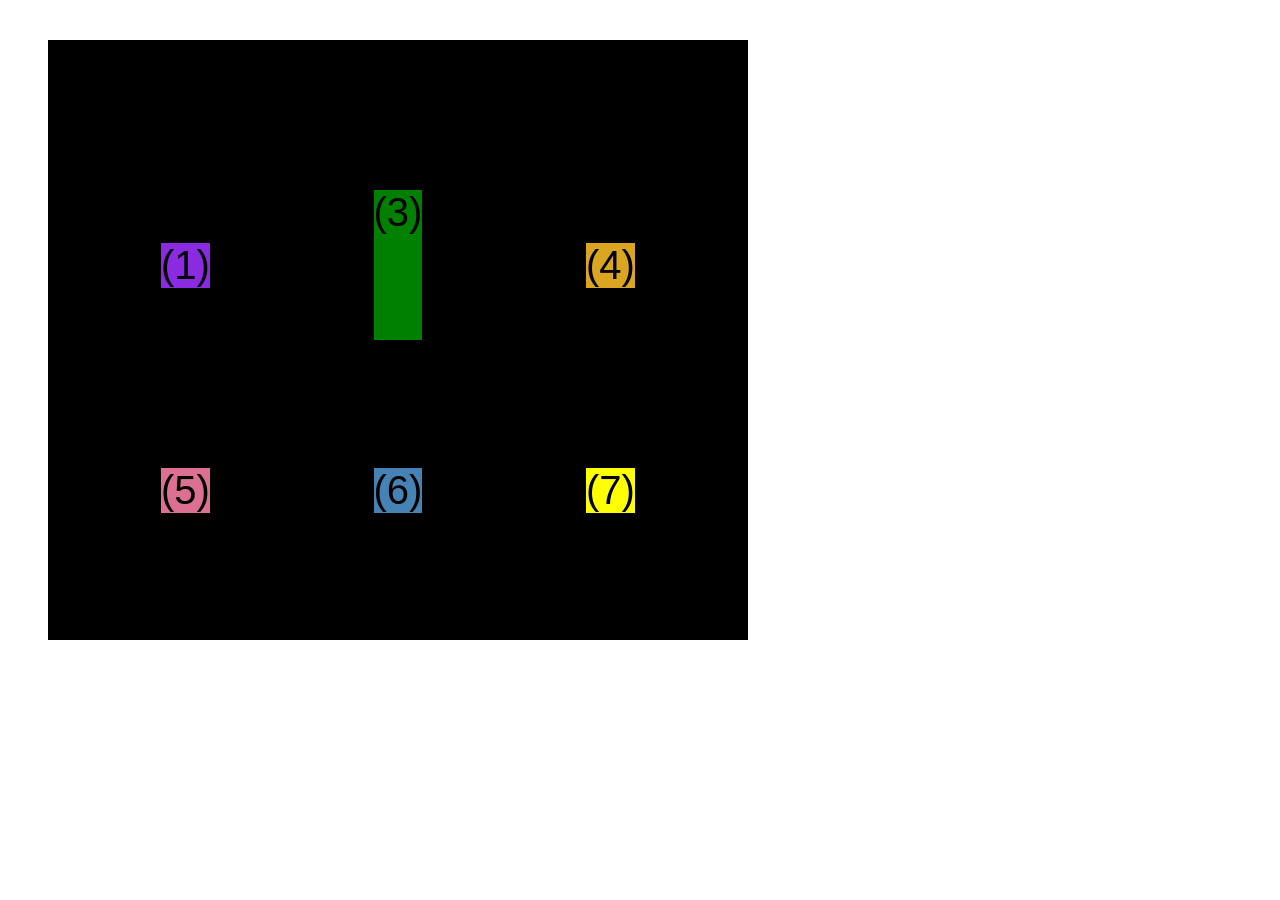
<file: 04-CSS-Layouts/css-grid.html>
<!DOCTYPE html>
<html lang="en">
  <head>
    <meta charset="UTF-8" />
    <meta http-equiv="X-UA-Compatible" content="IE=edge" />
    <meta name="viewport" content="width=device-width, initial-scale=1.0" />
    <title>CSS Grid</title>
    <style>
      .el--1 {
        background-color: blueviolet;
      }
      .el--2 {
        background-color: orangered;
      }
      .el--3 {
        background-color: green;
        height: 150px;
      }
      .el--4 {
        background-color: goldenrod;
      }
      .el--5 {
        background-color: palevioletred;
      }
      .el--6 {
        background-color: steelblue;
      }
      .el--7 {
        background-color: yellow;
      }
      .el--8 {
        background-color: crimson;
      }

      .container--1 {
        /* STARTER */
        font-family: sans-serif;
        background-color: #ddd;
        font-size: 40px;
        margin: 40px;

        /* CSS GRID */
        display: grid;
        grid-template-columns: 1fr 1fr 1fr 1fr;
        grid-template-rows: 300px 200px;

        column-gap: 10px;
        row-gap: 40px;
        display: none;
      }

      .container--2 {
        /* STARTER */
        font-family: sans-serif;
        background-color: black;
        font-size: 40px;
        margin: 40px;

        width: 700px;
        height: 600px;
        gap: 50px;

        /* CSS GRID */
        display: grid;
        grid-template-columns: 125px 200px 125px;
        grid-template-rows: 250px 100px;
        justify-content: center;
        align-content: center;

        align-items: center;
        justify-items: center;
      }
    </style>
  </head>
  <body>
    <div class="container--1">
      <div class="el el--1">(1) HTML</div>
      <div class="el el--2">(2) and</div>
      <div class="el el--3">(3) CSS</div>
      <div class="el el--4">(4) are</div>
      <div class="el el--5">(5) amazing</div>
      <div class="el el--6">(6) languages</div>
      <div class="el el--7">(7) to</div>
      <div class="el el--8">(8) learn</div>
    </div>

    <div class="container--2">
      <div class="el el--1">(1)</div>
      <div class="el el--3">(3)</div>
      <div class="el el--4">(4)</div>
      <div class="el el--5">(5)</div>
      <div class="el el--6">(6)</div>
      <div class="el el--7">(7)</div>
    </div>
  </body>
</html>
</file>
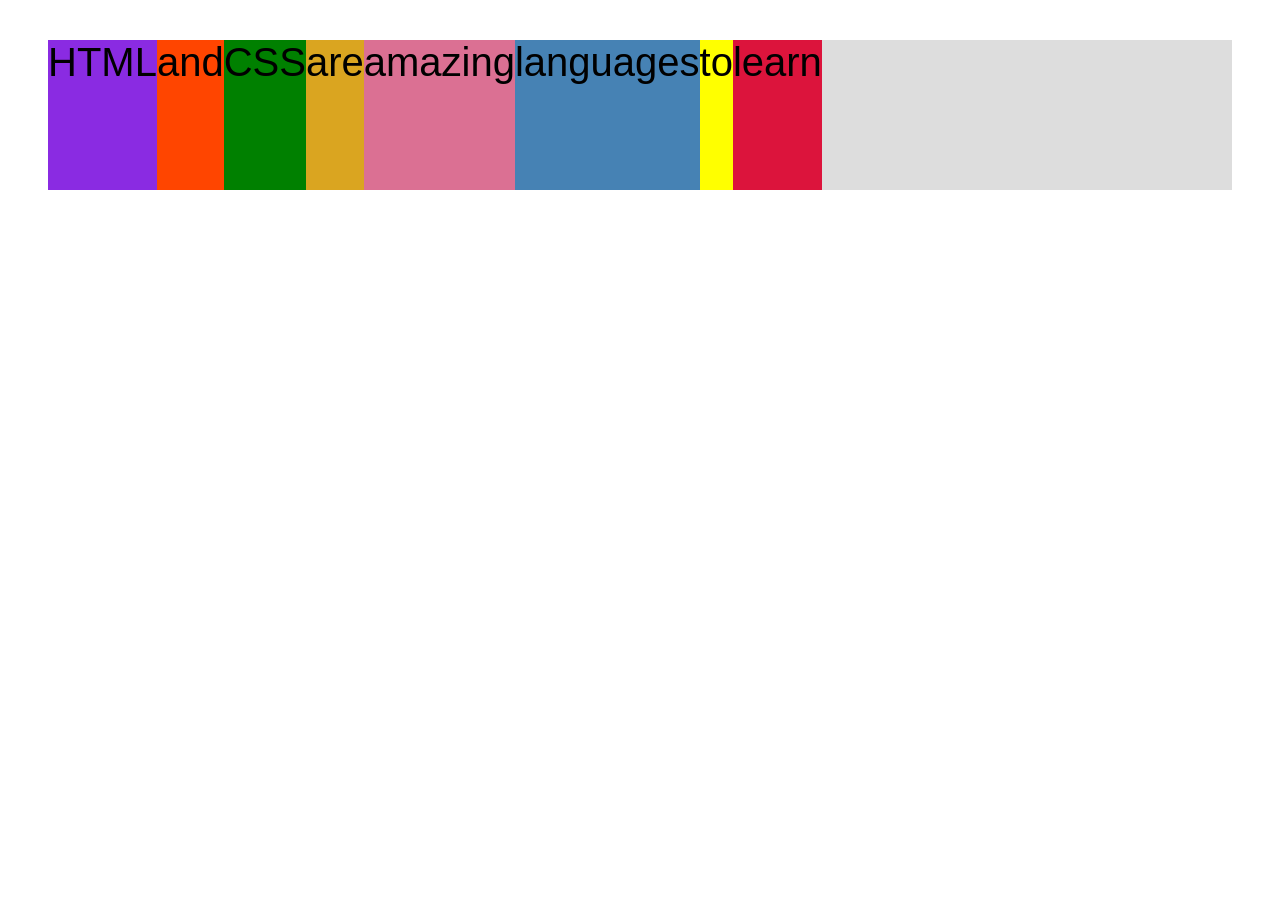
<file: 04-CSS-Layouts/flexbox.html>
<!DOCTYPE html>
<html lang="en">
  <head>
    <meta charset="UTF-8" />
    <meta http-equiv="X-UA-Compatible" content="IE=edge" />
    <meta name="viewport" content="width=device-width, initial-scale=1.0" />
    <title>Flexbox</title>
    <style>
      .el--1 {
        background-color: blueviolet;
      }
      .el--2 {
        background-color: orangered;
      }
      .el--3 {
        background-color: green;
        height: 150px;
      }
      .el--4 {
        background-color: goldenrod;
      }
      .el--5 {
        background-color: palevioletred;
      }
      .el--6 {
        background-color: steelblue;
      }
      .el--7 {
        background-color: yellow;
      }
      .el--8 {
        background-color: crimson;
      }

      .container {
        /* STARTER */
        font-family: sans-serif;
        background-color: #ddd;
        font-size: 40px;
        margin: 40px;

        /* FLEXBOX */
        display: flex;
      }
    </style>
  </head>
  <body>
    <div class="container">
      <div class="el el--1">HTML</div>
      <div class="el el--2">and</div>
      <div class="el el--3">CSS</div>
      <div class="el el--4">are</div>
      <div class="el el--5">amazing</div>
      <div class="el el--6">languages</div>
      <div class="el el--7">to</div>
      <div class="el el--8">learn</div>
    </div>
  </body>
</html>
</file>
<file: 03-CSS-Fundamentals/style.css>
* {
  margin: 0;
  padding: 0;
}

body {
  color: #444;
  font-family: sans-serif;
  border-top: 10px solid #1098ad;
}

.container {
  width: 800px;
  margin: 0 auto;
  position: relative;
}

.main-header {
  background-color: #f7f7f7;
  padding: 20px 40px;
  margin-bottom: 60px;
  height: 80px;
}

nav {
  font-size: 18px;
}

article {
  margin-bottom: 60px;
}

.post-header {
  margin-bottom: 40px;
}

aside {
  background-color: #f7f7f7;
  border-top: 5px solid #1098ad;
  border-bottom: 5px solid #1098ad;
  padding: 50px 0;
  width: 500px;
}

h1,
h2,
h3 {
  color: #1098ad;
}

h1 {
  font-size: 26px;
  text-transform: uppercase;
  font-style: italic;
}

h2 {
  font-size: 40px;
  margin-bottom: 30px;
}

h3 {
  font-size: 30px;
  margin-bottom: 20px;
  margin-top: 40px;
}

h4 {
  font-size: 20px;
  text-transform: uppercase;
  text-align: center;
}

p {
  font-size: 22px;
  line-height: 1.5;
  margin-bottom: 15px;
}

ul,
ol {
  margin-left: 50px;
  margin-bottom: 20px;
}

li {
  font-size: 20px;
  margin-bottom: 10px;
}

li:last-child {
  margin-bottom: 0;
}

footer p {
  font-size: 16px;
}

.related-author {
  font-size: 18px;
  font-weight: bold;
}

.related-posts {
  list-style: none;
}

li:first-child {
  font-weight: bold;
}

li:last-child {
  font-style: italic;
}

li:nth-child(even) {
  color: red;
}

a:link {
  color: #1098ad;
  text-decoration: none;
}

a:visited {
  /*color: #777;*/
  color: #1098ad;
}

a:hover {
  color: orangered;
  font-weight: bold;
  text-decoration: underline wavy orangered;
}

a:active {
  background-color: black;
  font-style: italic;
}

.post-img {
  width: 100%;
  height: auto;
}

nav a:link {
  margin-top: 10px;
  margin-right: 30px;
  display: inline-block;
}

nav a:link:last-child {
  margin-right: 0;
}

button {
  font-size: 22px;
  padding: 20px;
  cursor: pointer;

  position: absolute;
  bottom: 50px;
  right: 50px;
}

h1::first-letter {
  font-style: normal;
  margin-right: 5px;
}

/*h2::first-letter {*/
/*font-size: 80px;*/
/*}*/

h3 + p::first-line {
  color: red;
}

h2 {
  position: relative;
}

h2::after {
  content: 'TOP';
  background-color: #ffe70e;
  color: #444;
  font-size: 16px;
  font-weight: bold;
  display: inline-block;
  padding: 5px 10px;
  position: absolute;
  top: -10px;
  right: -25px;
}
</file>
<file: 04-CSS-Layouts/style.css>
* {
  margin: 0;
  padding: 0;
  box-sizing: border-box;
}

body {
  color: #444;
  font-family: sans-serif;
  border-top: 10px solid #1098ad;
}

.container {
  width: 1200px;
  margin: 0 auto;
  position: relative;
}

.main-header {
  background-color: #f7f7f7;
  padding: 20px 40px;
}

nav {
  font-size: 18px;
}

article {
  /*margin-bottom: 60px;*/
}

.post-header {
  margin-bottom: 40px;
}

aside {
  background-color: #f7f7f7;
  border-top: 5px solid #1098ad;
  border-bottom: 5px solid #1098ad;
  padding: 50px 40px;
}

h1,
h2,
h3 {
  color: #1098ad;
}

h1 {
  font-size: 26px;
  text-transform: uppercase;
  font-style: italic;
}

h2 {
  font-size: 40px;
  margin-bottom: 30px;
}

h3 {
  font-size: 30px;
  margin-bottom: 20px;
  margin-top: 40px;
}

h4 {
  font-size: 20px;
  text-transform: uppercase;
  text-align: center;
  margin-bottom: 30px;
}

p {
  font-size: 22px;
  line-height: 1.5;
  margin-bottom: 15px;
}

ul,
ol {
  margin-left: 50px;
  margin-bottom: 20px;
}

li {
  font-size: 20px;
  margin-bottom: 10px;
}

li:last-child {
  margin-bottom: 0;
}

footer p {
  font-size: 16px;
}

.related-author {
  font-weight: bold;
}

.related-posts {
  list-style: none;
  margin-left: 0;
}

li:first-child {
  font-weight: bold;
}

li:last-child {
  font-style: italic;
}

li:nth-child(even) {
  color: red;
}

a:link {
  color: #1098ad;
  text-decoration: none;
}

a:visited {
  /*color: #777;*/
  color: #1098ad;
}

a:hover {
  color: orangered;
  font-weight: bold;
  text-decoration: underline wavy orangered;
}

a:active {
  background-color: black;
  font-style: italic;
}

.post-img {
  width: 100%;
  height: auto;
}

nav a:link {
  margin-right: 30px;
  display: inline-block;
}

nav a:link:last-child {
  margin-right: 0;
}

button {
  font-size: 22px;
  padding: 20px;
  cursor: pointer;

  position: absolute;
  bottom: 50px;
  right: 50px;
}

h1::first-letter {
  font-style: normal;
  margin-right: 5px;
}

/*h2::first-letter {*/
/*font-size: 80px;*/
/*}*/

h3 + p::first-line {
  color: red;
}

h2 {
  position: relative;
}

h2::after {
  content: 'TOP';
  background-color: #ffe70e;
  color: #444;
  font-size: 16px;
  font-weight: bold;
  display: inline-block;
  padding: 5px 10px;
  position: absolute;
  top: -10px;
  right: -25px;
}

/*
.author-img {
  width: 50px;
  height: 50px;
  float: left;
  margin-bottom: 20px;
}

.author {
  float: left;
  margin-top: 10px;
  margin-left: 20px;
}

h1 {
  float: left;
}

nav {
  float: right;
}

.clear {
  clear: both;
}

.clearfix::after {
  content: '';
  display: block;
  clear: both;
}

article {
  width: 825px;
  float: left;
}

aside {
  width: 300px;
  float: right;
}

footer {
  clear: both;
}
*/

/*FLEXBOX*/
.main-header {
  display: flex;
  align-items: center;
  justify-content: space-between;
}

.author-box {
  display: flex;
  align-items: center;
  margin-bottom: 15px;
}

.author-img {
  width: 50px;
  height: 50px;
}

.author {
  margin-bottom: 0;
  margin-left: 15px;
}

.related-post {
  display: flex;
  align-items: center;
  gap: 20px;
  margin-bottom: 30px;
}

.related-link:link {
  font-size: 17px;
  font-weight: bold;
  font-style: normal;
  margin-bottom: 5px;
  display: block;
}

.related-author {
  margin-bottom: 0;
  font-size: 14px;
  font-weight: normal;
  font-style: italic;
}

/*FLEXBOX LAYOUT*/
/*.row {                    */
/*  display: flex;          */
/*  gap: 75px;              */
/*  margin-bottom: 60px;    */
/*  align-items: flex-start;*/
/*}                         */

/*article {                 */
/*  flex: 1;                */
/*  margin-bottom: 0;       */
/*}                         */

/*aside {                   */
/*  flex: 0 0 300px;        */
/*}                         */

.container {
  display: grid;
  grid-template-columns: 1fr 300px;
  column-gap: 75px;
  row-gap: 60px;
  align-items: flex-start;
}

.main-header {
  /*grid-column: 1 / span 2;*/
  grid-column: 1 / -1;
}

article {
}

aside {
}

footer {
  grid-column: 1 / -1;
}
</file>
<file: 05-Design/style.css>
/*
SPACING SYSTEM (px)
2 / 4 / 8 / 12 / 16 / 24 / 32 / 48 / 64 / 80 / 96 / 128

FONT SIZE SYSTEM (px)
10 / 12 / 14 / 16 / 18 / 20 / 24 / 30 / 36 / 44 / 52 / 62 / 74 / 86 / 98
*/

* {
  margin: 0;
  padding: 0;
  box-sizing: border-box;
}

/* ------------------------ */
/* GENERAL STYLES */
/* ------------------------ */
body {
  font-family: 'Inter', sans-serif;
  color: #343a40;
  border-bottom: 8px solid #087f5b;
}

.container {
  width: 960px;
  margin: 0 auto;
}

header,
section {
  margin-bottom: 96px;
}

h2 {
  margin-bottom: 48px;
  font-size: 36px;
  letter-spacing: -0.5px;
}

.grid-3-cols {
  display: grid;
  grid-template-columns: repeat(3, 1fr);
  column-gap: 80px;
}

.btn:link,
.btn:visited {
  background-color: #087f5b;
  color: #fff;
  text-decoration: none;
  text-transform: uppercase;
  font-weight: 500;
  display: inline-block;
  border-radius: 100px;
}

.btn:hover,
.btn:active {
  background-color: #099268;
}

.btn--big {
  font-size: 18px;
  padding: 16px 32px;
}

.btn--small {
  font-size: 14px;
  padding: 8px 12px;
}

img {
  border-radius: 12px;
}

/* ------------------------ */
/* COMPONENT STYLES */
/* ------------------------ */

/* HEADER */
header {
  display: grid;
  grid-template-columns: repeat(2, 1fr);
  column-gap: 80px;
  margin-top: 64px;
}

.header-text-box {
  align-self: center;
}

h1 {
  margin-bottom: 32px;
  font-size: 44px;
  line-height: 1.1;
  letter-spacing: -1px;
  /*text-shadow: 0 3px 3px rgba(0, 0, 0, 0.2);*/
}

.header-text {
  margin-bottom: 24px;
  font-size: 18px;
  line-height: 1.7;
}

img {
  width: 100%;
}

/* FEATURES */
.features-icon {
  stroke: #087f5b;
  width: 32px;
  height: 32px;
  margin-bottom: 24px;
}

.features-title {
  margin-bottom: 16px;
  font-size: 20px;
}

.features-text {
  font-size: 18px;
  line-height: 1.7;
}

/* TESTIMONIAL */
.testimonial-section {
  background-color: #087f5b;
  color: #fff;
  padding: 24px;
  border-radius: 12px;
}

.testimonial-box {
  grid-column: 2 / -1;
  align-self: center;
}

.testimonial-box h2 {
  margin-bottom: 24px;
  font-size: 24px;
}

.testimonial-text {
  font-style: italic;
  margin-bottom: 24px;
  font-size: 18px;
  line-height: 1.7;
  color: #e6fcf5;
}

.testimonial-author {
  color: #c3fae8;
}

/* CHAIRS */
.chair {
  box-shadow: 0 20px 30px 0 rgba(0, 0, 0, 0.1);
  border-radius: 12px;
}

.chair img {
  border-bottom-left-radius: 0;
  border-bottom-right-radius: 0;
}

.chair-box {
  padding: 24px;
}

h3 {
  margin-bottom: 24px;
  font-size: 20px;
}

.chair-details {
  list-style: none;
  margin-bottom: 48px;
}

.chair-details li {
  display: flex;
  align-items: center;
  gap: 12px;
  margin-bottom: 16px;
}

.chair-details li:last-child {
  margin-bottom: 0;
}

.chair-icon {
  stroke: #087f5b;
  width: 24px;
  height: 24px;
}

.chair-price {
  display: flex;
  justify-content: space-between;
  font-size: 20px;
  align-items: center;
}

footer {
  margin-bottom: 48px;
  font-size: 14px;
  color: #495057;
}
</file>
<file: 03-CSS-Fundamentals/converse.css>
* {
  padding: 0;
  margin: 0;
}

body {
  font-family: sans-serif;
}

.product {
  border: 4px solid #000;
  width: 825px;
  margin: 50px auto;
  position: relative;
}

.sale {
  background-color: #ec2f2f;
  color: #fff;
  font-size: 12px;
  text-transform: uppercase;
  font-weight: bold;
  display: inline-block;
  padding: 7px 15px;
  letter-spacing: 2px;
  top: -18px;
  left: -36px;
  position: absolute;
}

.product-title {
  text-align: center;
  font-size: 22px;
  text-transform: uppercase;
  background-color: #f7f7f7;
  padding: 15px;
}

.price {
  font-size: 24px;
}

.shipping {
  font-size: 12px;
  text-transform: uppercase;
  font-weight: bold;
  color: #777;
  margin-bottom: 20px;
}

.more-info:link,
.more-info:visited {
  color: #000;
  margin-bottom: 30px;
  display: inline-block;
}

.more-info:hover,
.more-info:active {
  text-decoration: none;
}

.box {
  width: 22px;
  height: 22px;
  display: inline-block;
  margin-right: 10px;
}

.black {
  background-color: black;
}

.blue {
  background-color: #2f6ee2;
}

.red {
  background-color: #ec2f2f;
}

.yellow {
  background-color: #f0bf1e;
}

.green {
  background-color: #90cc20;
}

.brown {
  background-color: #885214;
}

.details-title {
  text-transform: uppercase;
  font-size: 16px;
  margin-top: 30px;
  margin-bottom: 15px;
}

.details-list {
  list-style: square;
  margin-left: 20px;
}

.details-list li {
  margin-bottom: 10px;
}

.add-cart {
  background-color: #000;
  border: none;
  color: #fff;
  font-size: 20px;
  text-transform: uppercase;
  cursor: pointer;
  width: 100%;
  padding: 15px;
  border-top: 4px solid #000;
}

.add-cart:hover {
  background-color: #fff;
  color: #000;
}
</file>
<file: 04-CSS-Layouts/converse.css>
* {
  padding: 0;
  margin: 0;
  box-sizing: border-box;
}

body {
  font-family: sans-serif;
}

.product {
  border: 4px solid #000;
  width: 825px;
  margin: 50px auto;
  position: relative;
  display: grid;
  grid-template-columns: 250px repeat(2, 1fr);
  column-gap: 40px;
}

.sale {
  background-color: #ec2f2f;
  color: #fff;
  font-size: 12px;
  text-transform: uppercase;
  font-weight: bold;
  display: inline-block;
  padding: 7px 15px;
  letter-spacing: 2px;
  top: -18px;
  left: -36px;
  position: absolute;
}

.product-title {
  text-align: center;
  font-size: 22px;
  text-transform: uppercase;
  background-color: #f7f7f7;
  padding: 15px;
  grid-column: 1 / -1;
}

.container {
  /*background-color: red;*/
  /*display: flex;*/
  display: grid;
  grid-template-columns: 250px repeat(2, 1fr);
  gap: 40px;
}

/*.container::after {*/
/*  content: '';     */
/*  display: block;  */
/*  clear: both;     */
/*}                  */

.product-img {
  width: 250px;
  height: 250px;
}

.price {
  font-size: 24px;
}

.shipping {
  font-size: 12px;
  text-transform: uppercase;
  font-weight: bold;
  color: #777;
}

.product-description {
  margin-bottom: 10px;
}

.more-info:link,
.more-info:visited {
  color: #000;
  margin-bottom: 30px;
  display: inline-block;
}

.more-info:hover,
.more-info:active {
  text-decoration: none;
}

.colors {
  display: flex;
  gap: 10px;
  height: 22px;
}

.box {
  flex: 0 0 22px;
}

.black {
  background-color: black;
}

.blue {
  background-color: #2f6ee2;
}

.red {
  background-color: #ec2f2f;
}

.yellow {
  background-color: #f0bf1e;
}

.green {
  background-color: #90cc20;
}

.brown {
  background-color: #885214;
}

.details-title {
  text-transform: uppercase;
  font-size: 16px;
  margin-bottom: 15px;
}

.details-list {
  list-style: square;
  margin-left: 20px;
}

.details-list li {
  margin-bottom: 10px;
}

.add-cart {
  background-color: #000;
  border: none;
  color: #fff;
  font-size: 20px;
  text-transform: uppercase;
  cursor: pointer;
  width: 100%;
  padding: 15px;
  border-top: 4px solid #000;
  grid-column: 1 / -1;
}

.add-cart:hover {
  background-color: #fff;
  color: #000;
  clear: both;
}

.product-info {
  flex: 1;
  margin-top: 20px;
}

.product-details {
  flex: 1;
  margin-top: 20px;
}

.price-container {
  display: flex;
  align-items: center;
  justify-content: space-between;
  margin-bottom: 20px;
}
</file>
